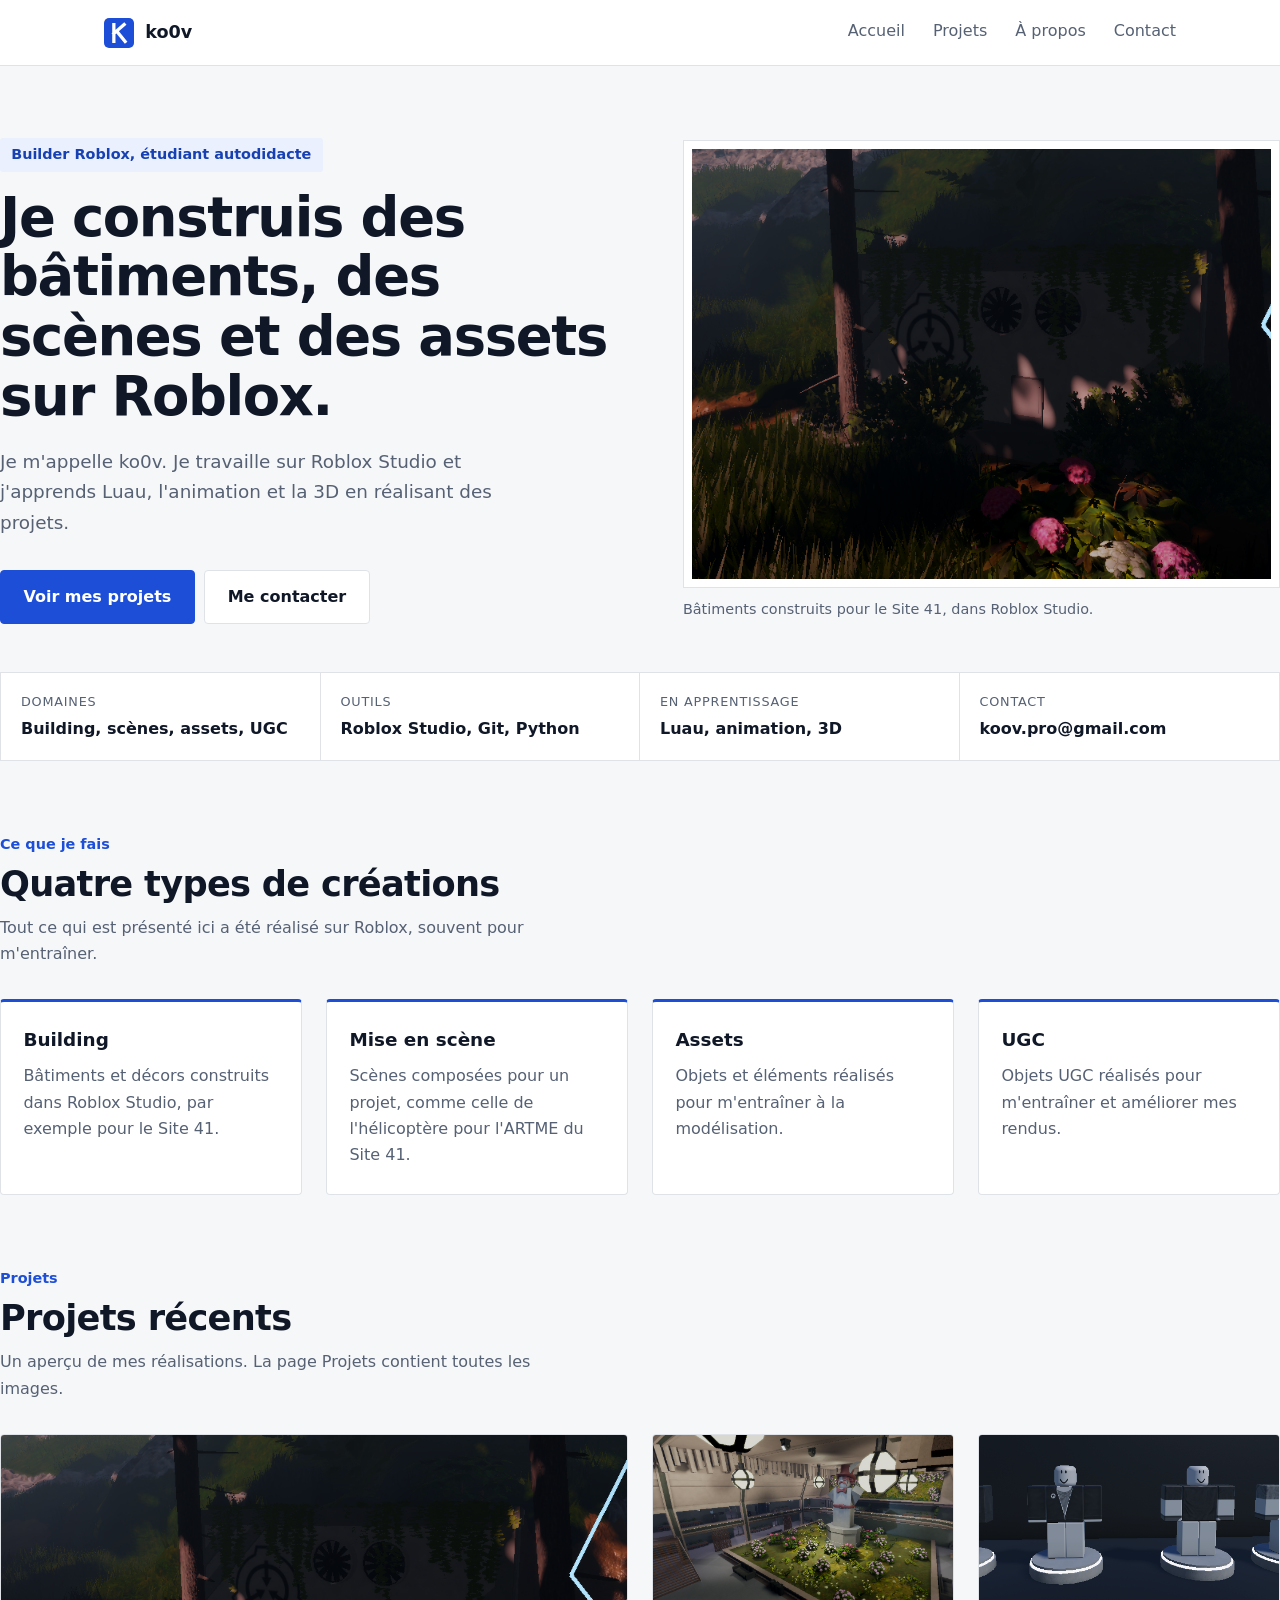
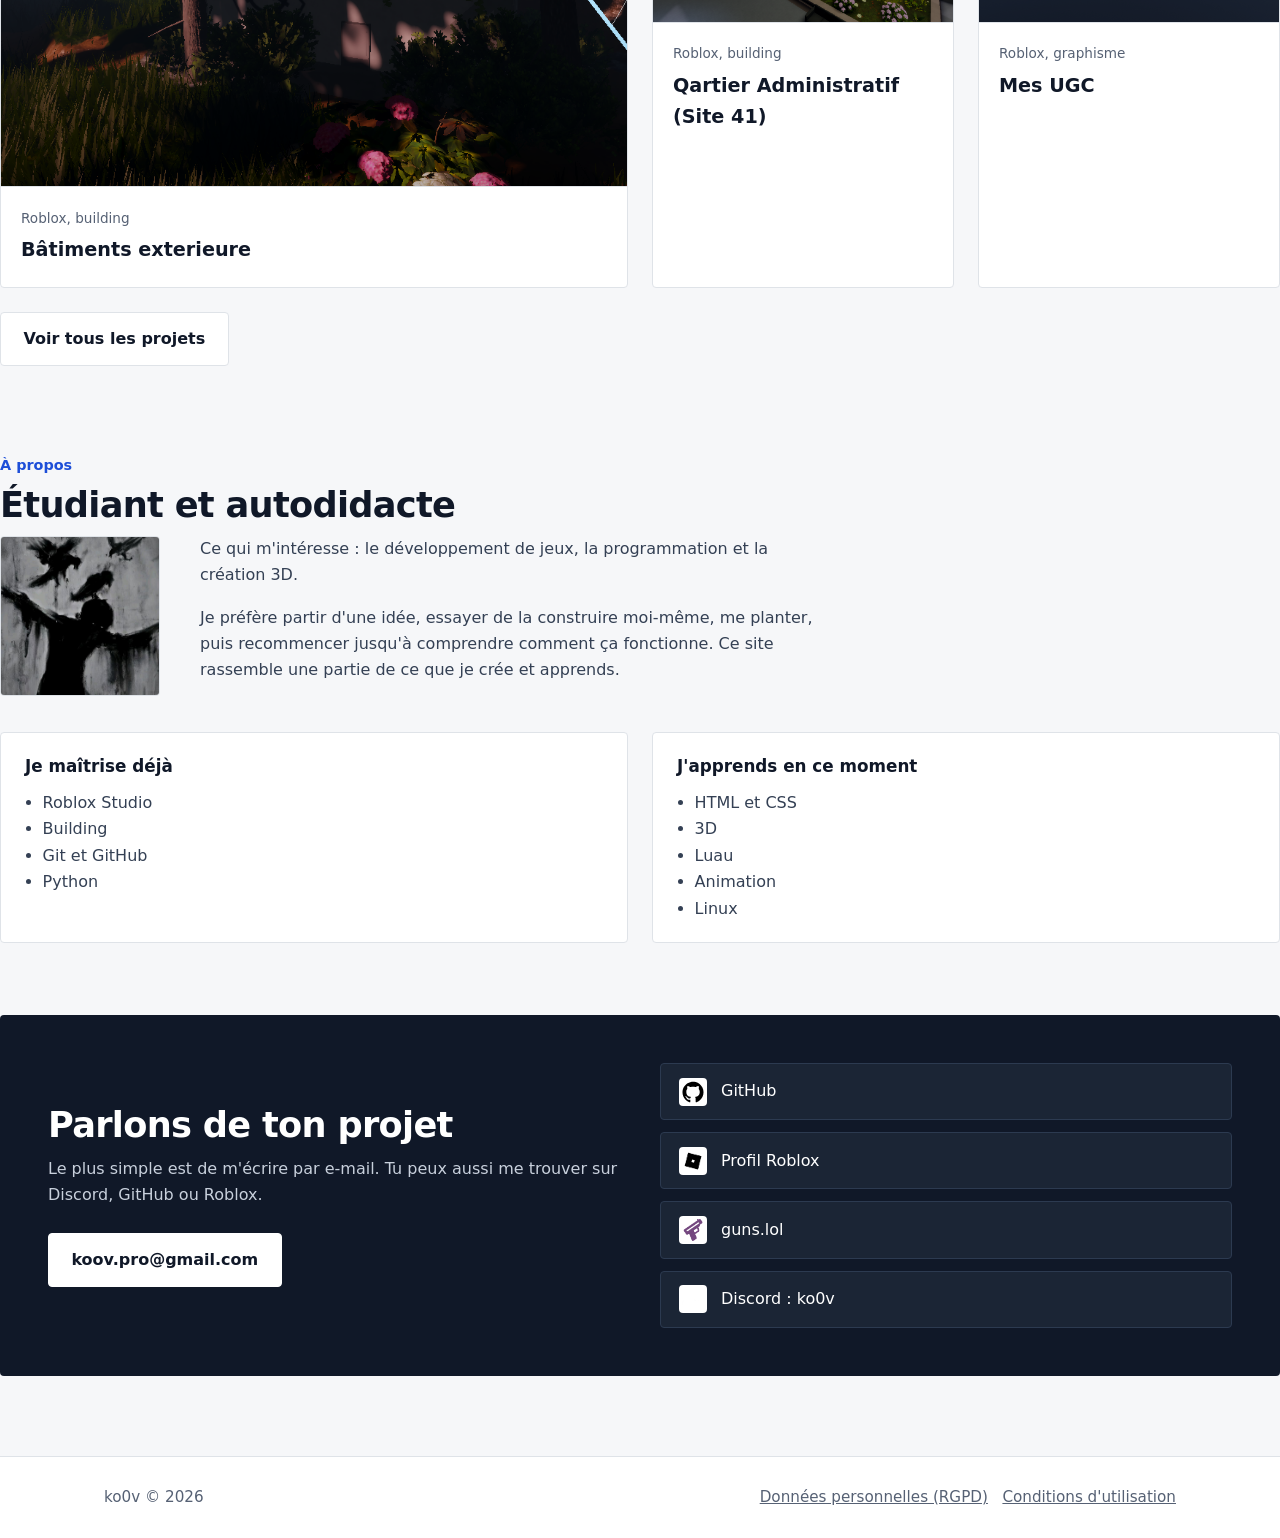
<file: index.html>
<!DOCTYPE html>
<html lang="fr">

<head>
    <meta charset="utf-8"><meta name="viewport" content="width=device-width,initial-scale=1">
    <title>ko0v Portfolio</title><meta name="description" content="Portfolio de ko0v : developement roblox et autre projet">
    <link rel="icon" href="favicon.svg" type="image/svg+xml"><link rel="stylesheet" href="style.css">
</head>

<body>
    <header>
        <div class="wrap">
        <a class="brand" href="index.html">
        <img src="favicon.svg" alt="">ko0v</a>
        <nav aria-label="Navigation principale">
        <a href="index.html">Accueil</a>
        <a href="posts.html">Projets</a><a href="index.html#about">À propos</a>
        <a href="index.html#contact">Contact</a></nav></div>
    </header>

    <div class="hero">
        <div>
            <p class="kicker">Builder Roblox, étudiant autodidacte</p>
            <h1>Je construis des bâtiments, des scènes et des assets sur Roblox.</h1>
            <p class="lead">Je m'appelle ko0v. Je travaille sur Roblox Studio et j'apprends Luau, l'animation et la 3D en réalisant des projets.</p>
            <a class="btn" href="posts.html">Voir mes projets</a><a class="btn alt" href="#contact">Me contacter</a>
        </div>
        <figure>
            <img src="images/bat01.png" alt="Bâtiment construit dans Roblox Studio">
            <figcaption>Bâtiments construits pour le Site 41, dans Roblox Studio.</figcaption>
        </figure>
    </div>

    <dl class="facts">
        <div>
            <dt>Domaines</dt>
            <dd>Building, scènes, assets, UGC</dd>
        </div>
        <div>
            <dt>Outils</dt>
            <dd>Roblox Studio, Git, Python</dd>
        </div><div><dt>En apprentissage</dt>
            <dd>Luau, animation, 3D</dd>
        </div>
        <div>
            <dt>Contact</dt>
            <dd>koov.pro@gmail.com</dd>
        </div>
    </dl>

    <section id="services">
        <p class="eyebrow">Ce que je fais</p>
        <h2>Quatre types de créations</h2>
        <p class="sub">Tout ce qui est présenté ici a été réalisé sur Roblox, souvent pour m'entraîner.</p>

        <div class="cards">
            <div class="svc">
                <h3>Building</h3>
                <p>Bâtiments et décors construits dans Roblox Studio, par exemple pour le Site 41.</p>
            </div>

            <div class="svc">
                <h3>Mise en scène</h3>
                <p>Scènes composées pour un projet, comme celle de l'hélicoptère pour l'ARTME du Site 41.</p>
            </div>

            <div class="svc">
                <h3>Assets</h3>
                <p>Objets et éléments réalisés pour m'entraîner à la modélisation.</p>
            </div>

            <div class="svc">
                <h3>UGC</h3>
                <p>Objets UGC réalisés pour m'entraîner et améliorer mes rendus.</p>
            </div>

        </div>
    </section>
    <section id="projects">
        <p class="eyebrow">Projets</p>
        <h2>Projets récents</h2>
        <p class="sub">Un aperçu de mes réalisations. La page Projets contient toutes les images.</p>
        <div class="cards">
            <a class="card feat" href="posts.html">
                <img src="images/bat01.png" alt="">
                <div>
                    <small>Roblox, building</small>
                    <h3>Bâtiments exterieure</h3>
                </div>
            </a>
            <a class="card" href="posts.html">
                <img src="images/bat02.png" alt="">
                <div>
                    <small>Roblox, building</small>
                    <h3>Qartier Administratif (Site 41)</h3>
                </div>
            </a>
            <a class="card" href="posts.html">
                <img src="images/ugc01.png" alt="">
                <div>
                    <small>Roblox, graphisme</small>
                    <h3>Mes UGC</h3>
                </div>
            </a>
        </div>

        <p style="margin-top:1.5rem">
            <a class="btn alt" style="margin-left:0" href="posts.html">Voir tous les projets</a>
        </p>
    </section>

    <section id="about">
        <p class="eyebrow">À propos</p>
        <h2>Étudiant et autodidacte</h2>
        <div class="about">
            <img src="images/logo.jpg" alt="ko0v">
            <div>
                <p>Ce qui m'intéresse : le développement de jeux, la programmation et la création 3D.</p>
                <p>Je préfère partir d'une idée, essayer de la construire moi-même, me planter, puis recommencer jusqu'à comprendre comment ça fonctionne. Ce site rassemble une partie de ce que je crée et apprends.</p>
            </div>
        </div>

        <div class="cols">
            <div>
                <h3>Je maîtrise déjà</h3>
                <ul class="plain">
                    <li>Roblox Studio</li>
                    <li>Building</li>
                    <li>Git et GitHub</li>
                    <li>Python</li>
                </ul>
            </div>

            <div>
                <h3>J'apprends en ce moment</h3>
                <ul class="plain">
                    <li>HTML et CSS</li>
                    <li>3D</li>
                    <li>Luau</li>
                    <li>Animation</li>
                    <li>Linux</li>
                </ul>
            </div>
        </div>
    </section>

    <section id="contact">
        <div class="contact">
            <div>
                <h2>Parlons de ton projet</h2>
                <p>Le plus simple est de m'écrire par e-mail. Tu peux aussi me trouver sur Discord, GitHub ou Roblox.</p>
                <a class="btn" href="mailto:koov.pro@gmail.com">koov.pro@gmail.com</a>
            </div>
            <ul class="links">
                <li>
                    <a href="https://github.com/raptor-gentil" target="_blank" rel="noopener">
                        <img src="images/github.svg" alt="">GitHub</a>
                </li>
                <li>
                    <a href="https://www.roblox.com/fr/users/4418950819/profile" target="_blank" rel="noopener">
                        <img src="images/roblox.png" alt="">Profil Roblox</a>
                </li>
                <li>
                    <a href="https://guns.lol/h0m" target="_blank" rel="noopener">
                        <img src="images/gunslol.webp" alt="">guns.lol</a>
                </li>
                <li>
                    <a>
                        <img src="images/discord.webp" alt="">Discord : ko0v</a>
                </li>
            </ul>
        </div>
    </section>
</div>

    <footer>
        <div class="wrap">
            <span>ko0v &copy; 2026</span>
            <span>
                <a href="rgpd.html">Données personnelles (RGPD)</a> &nbsp; 
                <a href="cgu.html">Conditions d'utilisation</a>
            </span>
        </div>
    </footer>
</body>
</file>
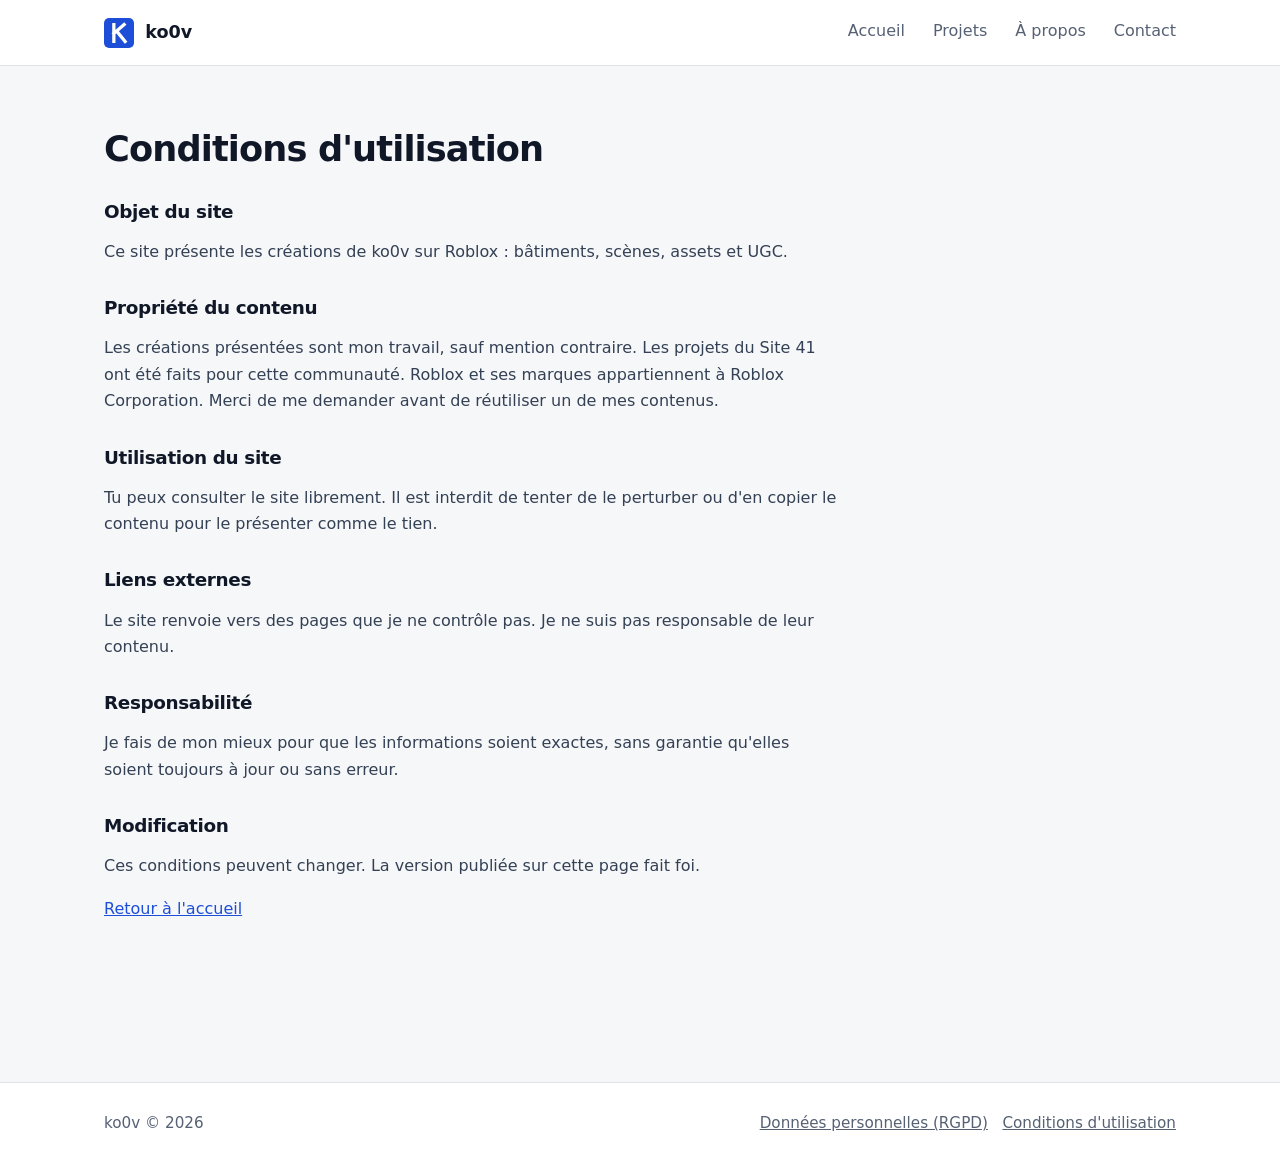
<file: cgu.html>
<!doctype html>
<html lang="fr">
    <head>
        <meta charset="utf-8">
        <meta name="viewport" content="width=device-width,initial-scale=1">
        <title>Conditions d'utilisation</title>
        <meta name="description" content="Conditions d'utilisation du portfolio de ko0v.">
        <link rel="icon" href="favicon.svg" type="image/svg+xml">
        <link rel="stylesheet" href="style.css">
    </head>
    <body>
        <header>
            <div class="wrap">
                <a class="brand" href="index.html">
                    <img src="favicon.svg" alt="">ko0v</a>
                <nav aria-label="Navigation principale">
                    <a href="index.html">Accueil</a>
                    <a href="posts.html">Projets</a>
                    <a href="index.html#about">À propos</a>
                    <a href="index.html#contact">Contact</a>
                </nav>
            </div>
        </header>
        <main>
            <div class="wrap">
                <div class="prose">
                    <h1>Conditions d'utilisation</h1>
                    <h2>Objet du site</h2>
                    <p>Ce site présente les créations de ko0v sur Roblox : bâtiments, scènes, assets et UGC.</p>
                    <h2>Propriété du contenu</h2>
                    <p>Les créations présentées sont mon travail, sauf mention contraire. Les projets du Site 41 ont été faits pour cette communauté. Roblox et ses marques appartiennent à Roblox Corporation. Merci de me demander avant de réutiliser un de mes contenus.</p>
                    <h2>Utilisation du site</h2>
                    <p>Tu peux consulter le site librement. Il est interdit de tenter de le perturber ou d'en copier le contenu pour le présenter comme le tien.</p>
                    <h2>Liens externes</h2>
                    <p>Le site renvoie vers des pages que je ne contrôle pas. Je ne suis pas responsable de leur contenu.</p>
                    <h2>Responsabilité</h2>
                    <p>Je fais de mon mieux pour que les informations soient exactes, sans garantie qu'elles soient toujours à jour ou sans erreur.</p>
                    <h2>Modification</h2>
                    <p>Ces conditions peuvent changer. La version publiée sur cette page fait foi.</p>
                    <p>
                        <a href="index.html">Retour à l'accueil</a>
                    </p>
                </div>
            </div>
        </main>
        <footer>
            <div class="wrap">
                <span>ko0v &copy; 2026</span>
                <span>
                    <a href="rgpd.html">Données personnelles (RGPD)</a> &nbsp; 
                    <a href="cgu.html">Conditions d'utilisation</a>
                </span>
            </div>
        </footer>
    </body>
</html>
</file>
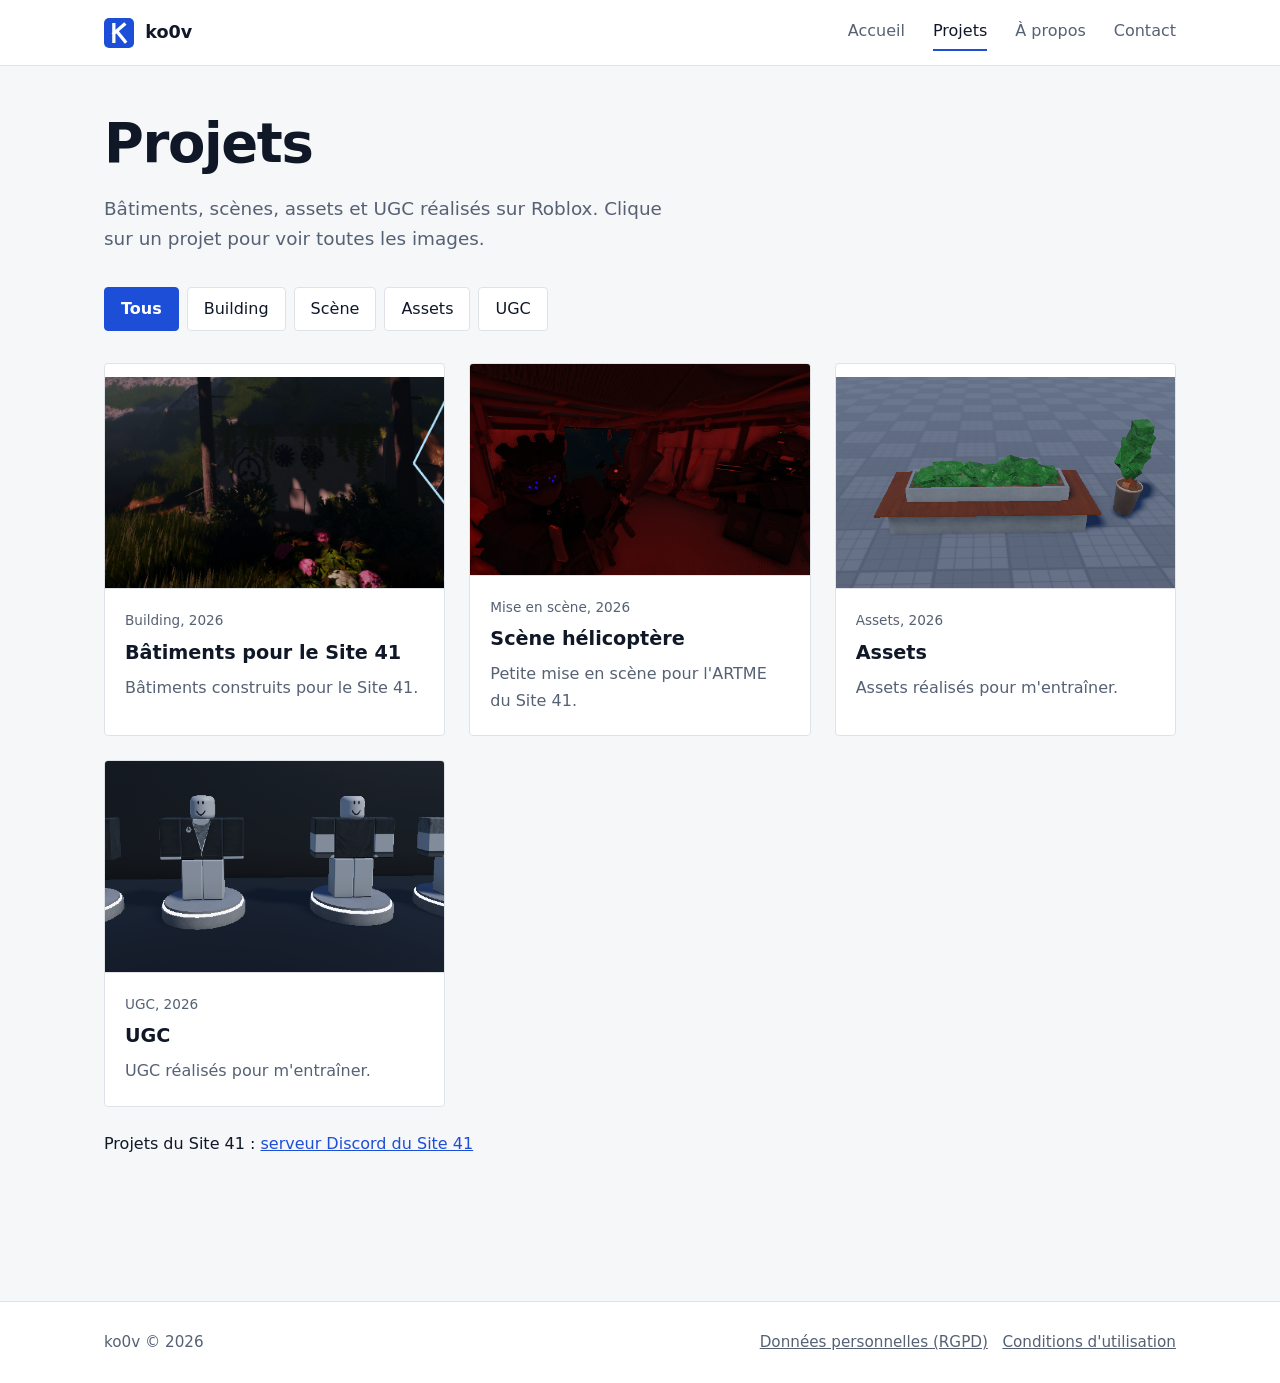
<file: posts.html>
<!doctype html>
<html lang="fr">
    <head>
        <meta charset="utf-8">
        <meta name="viewport" content="width=device-width,initial-scale=1">
        <title>Projets, ko0v</title>
        <meta name="description" content="Bâtiments, scènes, assets et UGC réalisés par ko0v sur Roblox.">
        <link rel="icon" href="favicon.svg" type="image/svg+xml">
        <link rel="stylesheet" href="style.css">
    </head>
    <body>
        <header>
            <div class="wrap">
                <a class="brand" href="index.html">
                    <img src="favicon.svg" alt="">ko0v</a>
                    <nav aria-label="Navigation principale">
                        <a href="index.html">Accueil</a>
                        <a href="posts.html" aria-current="page">Projets</a><a href="index.html#about">À propos</a>
                        <a href="index.html#contact">Contact</a>
                    </nav>
                </div>
            </header>
    <main>
        <div class="wrap" style="padding-top:3rem;padding-bottom:3rem">
            <h1>Projets</h1>
            <p class="lead">Bâtiments, scènes, assets et UGC réalisés sur Roblox. Clique sur un projet pour voir toutes les images.</p>
            <div class="filters" role="group" aria-label="Filtrer par catégorie">
                <button aria-pressed="true" data-f="all">Tous</button>
                <button aria-pressed="false" data-f="building">Building</button>
                <button aria-pressed="false" data-f="scene">Scène</button>
                <button aria-pressed="false" data-f="asset">Assets</button>
                <button aria-pressed="false" data-f="ugc">UGC</button>
            </div>
            <div class="cards" id="grid">
                <button class="tile" data-c="building" data-t="Bâtiments pour le Site 41" data-i="bat01,bat02,bat03">
                    <img src="images/bat01.png" alt="">
                    <div>
                        <small>Building, 2026</small>
                        <h3>Bâtiments pour le Site 41</h3>
                        <p>Bâtiments construits pour le Site 41.</p>
                    </div>
                </button>

                <button class="tile" data-c="scene" data-t="Scène hélicoptère" data-i="heli01,heli02">
                    <img src="images/heli01.png" alt="">
                    <div>
                        <small>Mise en scène, 2026</small>
                        <h3>Scène hélicoptère</h3>
                        <p>Petite mise en scène pour l'ARTME du Site 41.</p>
                    </div>
                </button>

                <button class="tile" data-c="asset" data-t="Assets" data-i="asset01,asset02,asset03">
                    <img src="images/asset01.png" alt="">
                    <div>
                        <small>Assets, 2026</small>
                        <h3>Assets</h3>
                        <p>Assets réalisés pour m'entraîner.</p>
                    </div>
                </button>

                <button class="tile" data-c="ugc" data-t="UGC" data-i="ugc01,ugc02,ugc03,ugc04,ugc05,ugc06,ugc07,ugc08,ugc09">
                    <img src="images/ugc01.png" alt="">
                    <div>
                        <small>UGC, 2026</small>
                        <h3>UGC</h3>
                        <p>UGC réalisés pour m'entraîner.</p>
                    </div>
                </button>
            </div>
            <p style="margin-top:1.5rem">Projets du Site 41 : 
                <a href="https://discord.gg/9dFE5Gj7Hh" target="_blank" rel="noopener">serveur Discord du Site 41</a>
            </p>
        </div>
        <dialog id="v" aria-label="Visionneuse d'images">
            <img id="vi" alt="">
            <div class="vbar">
                <strong id="vt"></strong>
                <span id="vc"></span>
                <span>
                    <button class="btn alt" id="vp" type="button">Précédent</button>
                    <button class="btn" id="vn" type="button">Suivant</button>
                    <button class="btn alt" id="vx" type="button">Fermer</button>
                </span>
            </div>
        </dialog>
    <script>
        var tiles=document.querySelectorAll(".tile"),fb=document.querySelectorAll(".filters button"),v=document.getElementById("v"),vi=document.getElementById("vi"),imgs=[],n=0;
        fb.forEach(function(b){b.onclick=function(){fb.forEach(function(x){x.setAttribute("aria-pressed",x===b)});tiles.forEach(function(t){t.hidden=!(b.dataset.f==="all"||t.dataset.c===b.dataset.f)})}});
        function show(){vi.src="assets/images/"+imgs[n]+".png";vi.alt=document.getElementById("vt").textContent+", image "+(n+1);document.getElementById("vc").textContent=(n+1)+" / "+imgs.length}
        tiles.forEach(function(t){t.onclick=function(){imgs=t.dataset.i.split(",");n=0;document.getElementById("vt").textContent=t.dataset.t;show();v.showModal()}});
        document.getElementById("vn").onclick=function(){n=(n+1)%imgs.length;show()};
        document.getElementById("vp").onclick=function(){n=(n-1+imgs.length)%imgs.length;show()};
        document.getElementById("vx").onclick=function(){v.close()};
        v.addEventListener("click",function(e){if(e.target===v)v.close()});
    </script>
    </main>
    <footer><div class="wrap"><span>ko0v &copy; 2026</span><span><a href="rgpd.html">Données personnelles (RGPD)</a> &nbsp; <a href="cgu.html">Conditions d'utilisation</a></span></div></footer>
    </body>
</html>
</file>
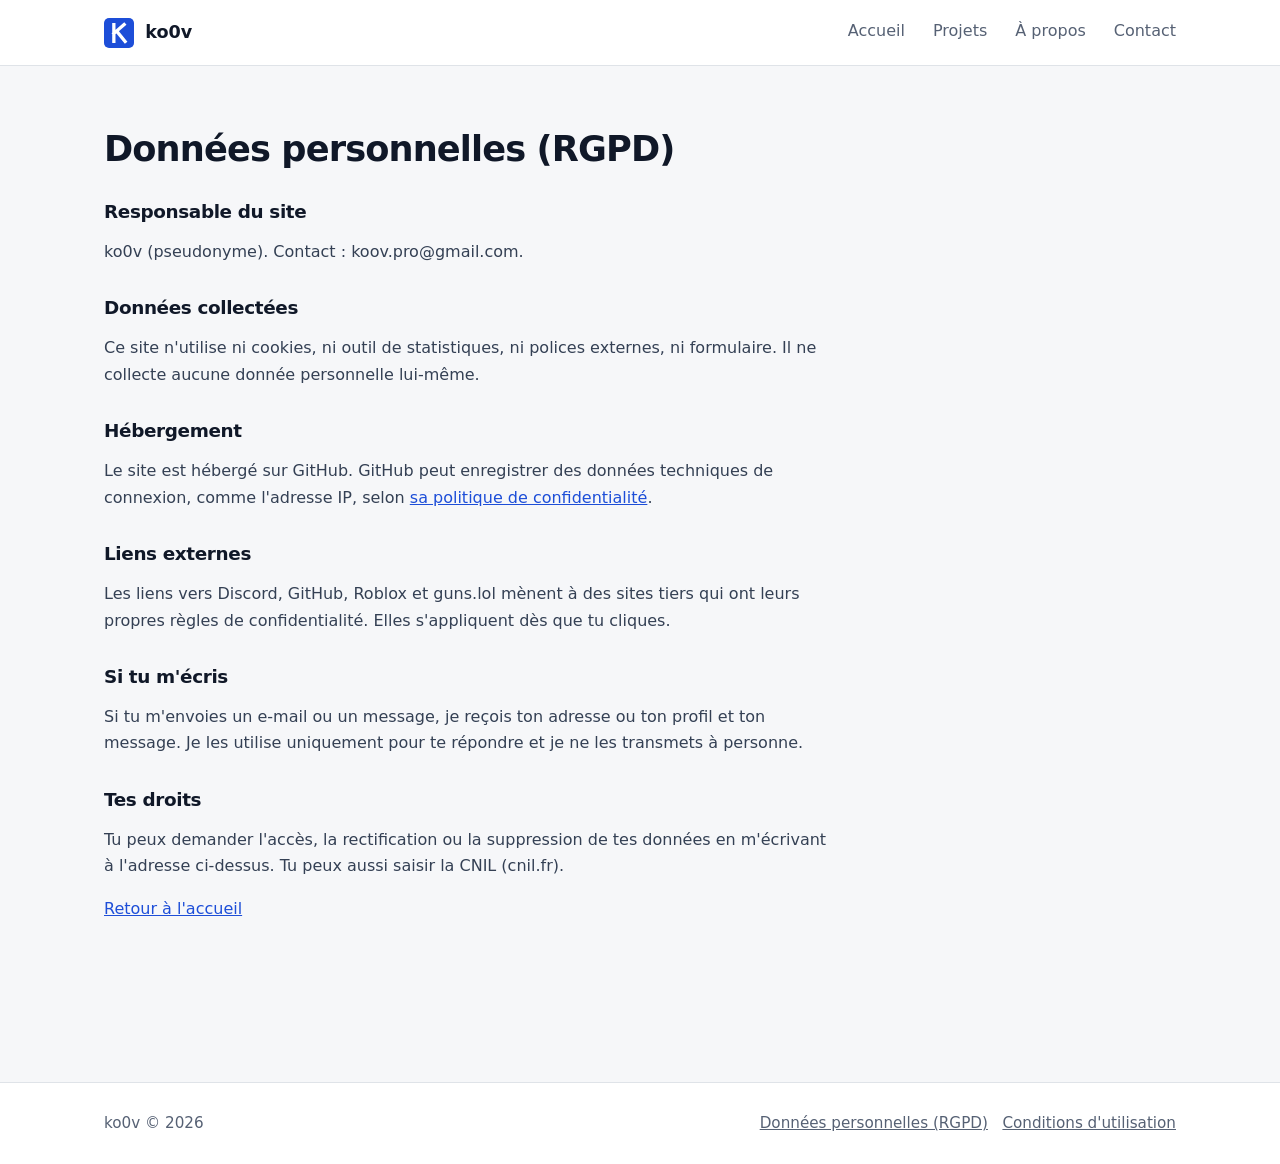
<file: rgpd.html>
<!doctype html>
<html lang="fr">
    <head>
        <meta charset="utf-8">
        <meta name="viewport" content="width=device-width,initial-scale=1">
        <title>Données personnelles (RGPD)</title>
        <meta name="description" content="Politique de confidentialité du portfolio de ko0v.">
        <link rel="icon" href="favicon.svg" type="image/svg+xml">
        <link rel="stylesheet" href="style.css">
    </head>
    <body>
        <header>
            <div class="wrap">
                <a class="brand" href="index.html">
                    <img src="favicon.svg" alt="">ko0v</a>
                <nav aria-label="Navigation principale">
                    <a href="index.html">Accueil</a>
                    <a href="posts.html">Projets</a>
                    <a href="index.html#about">À propos</a>
                    <a href="index.html#contact">Contact</a>
                </nav>
            </div>
        </header>
        <main>
            <div class="wrap">
                <div class="prose">
                    <h1>Données personnelles (RGPD)</h1>
                    <h2>Responsable du site</h2>
                    <p>ko0v (pseudonyme). Contact : koov.pro@gmail.com.</p>
                    <h2>Données collectées</h2>
                    <p>Ce site n'utilise ni cookies, ni outil de statistiques, ni polices externes, ni formulaire. Il ne collecte aucune donnée personnelle lui-même.</p>
                    <h2>Hébergement</h2>
                    <p>Le site est hébergé sur GitHub. GitHub peut enregistrer des données techniques de connexion, comme l'adresse IP, selon <a href="https://docs.github.com/site-policy/privacy-policies/github-general-privacy-statement">sa politique de confidentialité</a>.</p>
                    <h2>Liens externes</h2>
                    <p>Les liens vers Discord, GitHub, Roblox et guns.lol mènent à des sites tiers qui ont leurs propres règles de confidentialité. Elles s'appliquent dès que tu cliques.</p>
                    <h2>Si tu m'écris</h2>
                    <p>Si tu m'envoies un e-mail ou un message, je reçois ton adresse ou ton profil et ton message. Je les utilise uniquement pour te répondre et je ne les transmets à personne.</p>
                    <h2>Tes droits</h2>
                    <p>Tu peux demander l'accès, la rectification ou la suppression de tes données en m'écrivant à l'adresse ci-dessus. Tu peux aussi saisir la CNIL (cnil.fr).</p>
                    <p>
                        <a href="index.html">Retour à l'accueil</a>
                    </p>
                </div>
            </div>
        </main>
        <footer>
            <div class="wrap">
                <span>ko0v &copy; 2026</span>
                <span>
                    <a href="rgpd.html">Données personnelles (RGPD)</a> &nbsp; 
                    <a href="cgu.html">Conditions d'utilisation</a>
                </span>
            </div>
        </footer>
    </body>
</html>
</file>
<file: style.css>
:root{--bg:#f6f7f9;--panel:#fff;--line:#dfe3e8;--ink:#101828;--muted:#566174;--accent:#1d4ed8;--accent-dark:#1741b3;--tint:#eaf0fd}
*{box-sizing:border-box}
html{font-family:"Segoe UI",system-ui,-apple-system,sans-serif;color:var(--ink);background:var(--bg);line-height:1.65}
body{margin:0}
img{max-width:100%;display:block}
a{color:var(--accent)}
::selection{background:var(--accent);color:#fff}
a:focus-visible,button:focus-visible{outline:3px solid var(--accent);outline-offset:3px}
.wrap{max-width:70rem;margin:0 auto;padding:0 1.5rem}
header{position:sticky;top:0;z-index:5;background:rgba(255,255,255,.97);border-bottom:1px solid var(--line)}
header .wrap{display:flex;flex-wrap:wrap;gap:.75rem 2rem;align-items:center;justify-content:space-between;padding-top:.9rem;padding-bottom:.9rem}
.brand{display:flex;align-items:center;gap:.7rem;font-weight:700;font-size:1.1rem;color:var(--ink);text-decoration:none}
.brand img{width:30px;height:30px;border-radius:5px}
nav{display:flex;flex-wrap:wrap;gap:1.75rem}
nav a{color:var(--muted);text-decoration:none;padding:.25rem 0;border-bottom:2px solid transparent}
nav a:hover{color:var(--ink)}
nav a[aria-current]{color:var(--ink);border-bottom-color:var(--accent)}
.hero{display:grid;grid-template-columns:1.05fr 1fr;gap:3.5rem;align-items:center;padding:4.5rem 0 3rem}
.kicker{display:inline-block;margin:0 0 1rem;padding:.3rem .7rem;background:var(--tint);color:var(--accent-dark);font-weight:600;font-size:.9rem;border-radius:3px}
h1{font-size:clamp(2.1rem,4.6vw,3.4rem);line-height:1.1;letter-spacing:-.025em;margin:0 0 1.25rem}
.lead{font-size:1.15rem;color:var(--muted);max-width:48ch;margin:0 0 2rem}
figure{margin:0}
figure img{width:100%;aspect-ratio:4/3;object-fit:cover;border:1px solid var(--line);background:var(--panel);padding:.5rem}
figcaption{margin-top:.6rem;color:var(--muted);font-size:.9rem}
.btn{display:inline-block;padding:.8rem 1.4rem;background:var(--accent);color:#fff;text-decoration:none;font:inherit;font-weight:600;border-radius:4px;border:1px solid var(--accent);cursor:pointer}
.btn:hover{background:var(--accent-dark)}
.btn.alt{background:var(--panel);color:var(--ink);border-color:var(--line);margin-left:.6rem}
.btn.alt:hover{border-color:var(--ink)}
.facts{display:grid;grid-template-columns:repeat(auto-fit,minmax(13rem,1fr));margin:0;border:1px solid var(--line);background:var(--panel)}
.facts div{padding:1.1rem 1.25rem;border-right:1px solid var(--line)}
.facts div:last-child{border-right:0}
.facts dt{font-size:.8rem;letter-spacing:.06em;text-transform:uppercase;color:var(--muted);margin:0 0 .25rem}
.facts dd{margin:0;font-weight:600}
section{padding:4.5rem 0 0}
.eyebrow{margin:0 0 .4rem;color:var(--accent);font-weight:700;font-size:.9rem}
h2{font-size:clamp(1.6rem,3vw,2.2rem);letter-spacing:-.02em;line-height:1.2;margin:0 0 .6rem}
.sub{color:var(--muted);max-width:56ch;margin:0 0 2rem}
.cards{display:grid;grid-template-columns:repeat(auto-fit,minmax(17rem,1fr));gap:1.5rem}
.card,.tile{background:var(--panel);border:1px solid var(--line);color:var(--ink);text-decoration:none;display:block;padding:0;text-align:left;font:inherit;cursor:pointer;border-radius:4px;overflow:hidden}
.card:hover,.tile:hover{border-color:var(--accent);box-shadow:0 2px 12px rgba(16,24,40,.08)}
.card img,.tile img{aspect-ratio:16/10;object-fit:cover;width:100%;border-bottom:1px solid var(--line)}
.card div,.tile div{padding:1.1rem 1.25rem 1.3rem}
.card small,.tile small{color:var(--muted);font-size:.85rem}
.card h3,.tile h3{margin:.2rem 0 0;font-size:1.2rem}
.tile p{margin:.4rem 0 0;color:var(--muted)}
.feat{grid-column:span 2}
.feat img{aspect-ratio:16/9}
.svc{background:var(--panel);border:1px solid var(--line);border-top:3px solid var(--accent);padding:1.4rem 1.4rem 1.6rem;border-radius:4px}
.svc h3{margin:0 0 .5rem;font-size:1.15rem}
.svc p{margin:0;color:var(--muted)}
.about{display:grid;grid-template-columns:10rem 1fr;gap:2.5rem;align-items:start}
.about img{width:10rem;height:10rem;object-fit:cover;border:1px solid var(--line);border-radius:4px}
.about p{max-width:62ch;margin:0 0 1rem;color:#344054}
.cols{display:grid;grid-template-columns:repeat(auto-fit,minmax(15rem,1fr));gap:1.5rem;margin-top:2rem}
.cols>div{background:var(--panel);border:1px solid var(--line);padding:1.25rem 1.5rem;border-radius:4px}
.cols h3{margin:0 0 .6rem;font-size:1.05rem}
ul.plain{margin:0;padding-left:1.1rem;color:#344054}
.contact{background:var(--ink);color:#fff;padding:3rem;border-radius:4px;display:grid;grid-template-columns:1fr 1fr;gap:2.5rem;align-items:center}
.contact h2{color:#fff}
.contact p{color:#c8d0dc;margin:0 0 1.5rem}
.contact .btn{background:#fff;color:var(--ink);border-color:#fff}
.contact .btn:hover{background:var(--tint)}
.links{list-style:none;margin:0;padding:0;display:grid;gap:.75rem}
.links a,.links span{display:flex;align-items:center;gap:.9rem;padding:.85rem 1.1rem;background:#1b2535;border:1px solid #2c3a50;color:#fff;text-decoration:none;border-radius:4px}
.links a:hover{border-color:#fff}
.links img{width:28px;height:28px;object-fit:contain;background:#fff;padding:3px;border-radius:4px}
.filters{display:flex;flex-wrap:wrap;gap:.5rem;margin:0 0 2rem}
.filters button{padding:.5rem 1rem;border:1px solid var(--line);background:var(--panel);color:var(--ink);font:inherit;border-radius:4px;cursor:pointer}
.filters button:hover{border-color:var(--ink)}
.filters button[aria-pressed=true]{background:var(--accent);border-color:var(--accent);color:#fff;font-weight:600}
dialog{border:1px solid var(--line);padding:1.25rem;max-width:min(62rem,94vw);width:100%;background:var(--panel);color:var(--ink);border-radius:4px}
dialog::backdrop{background:rgba(16,24,40,.75)}
dialog img{max-height:70vh;width:100%;object-fit:contain;background:var(--bg)}
.vbar{display:flex;flex-wrap:wrap;gap:.75rem;justify-content:space-between;align-items:center;margin-top:1rem}
.vbar .btn{padding:.5rem 1rem}
.prose{max-width:46rem;padding:4rem 0}
.prose h1{font-size:2.2rem}
.prose h2{font-size:1.15rem;margin:2rem 0 .4rem}
.prose p{color:#344054}
footer{margin-top:5rem;background:var(--panel);border-top:1px solid var(--line);padding:1.75rem 0;color:var(--muted);font-size:.95rem}
footer .wrap{display:flex;flex-wrap:wrap;gap:.5rem 2rem;justify-content:space-between}
footer a{color:var(--muted)}
footer a:hover{color:var(--ink)}
@media(max-width:760px){.hero,.about,.contact{grid-template-columns:1fr;gap:2rem}.hero{padding-top:2.5rem}.feat{grid-column:auto}.facts div{border-right:0;border-bottom:1px solid var(--line)}.btn.alt{margin:.6rem 0 0}.contact{padding:1.75rem}}
</file>
